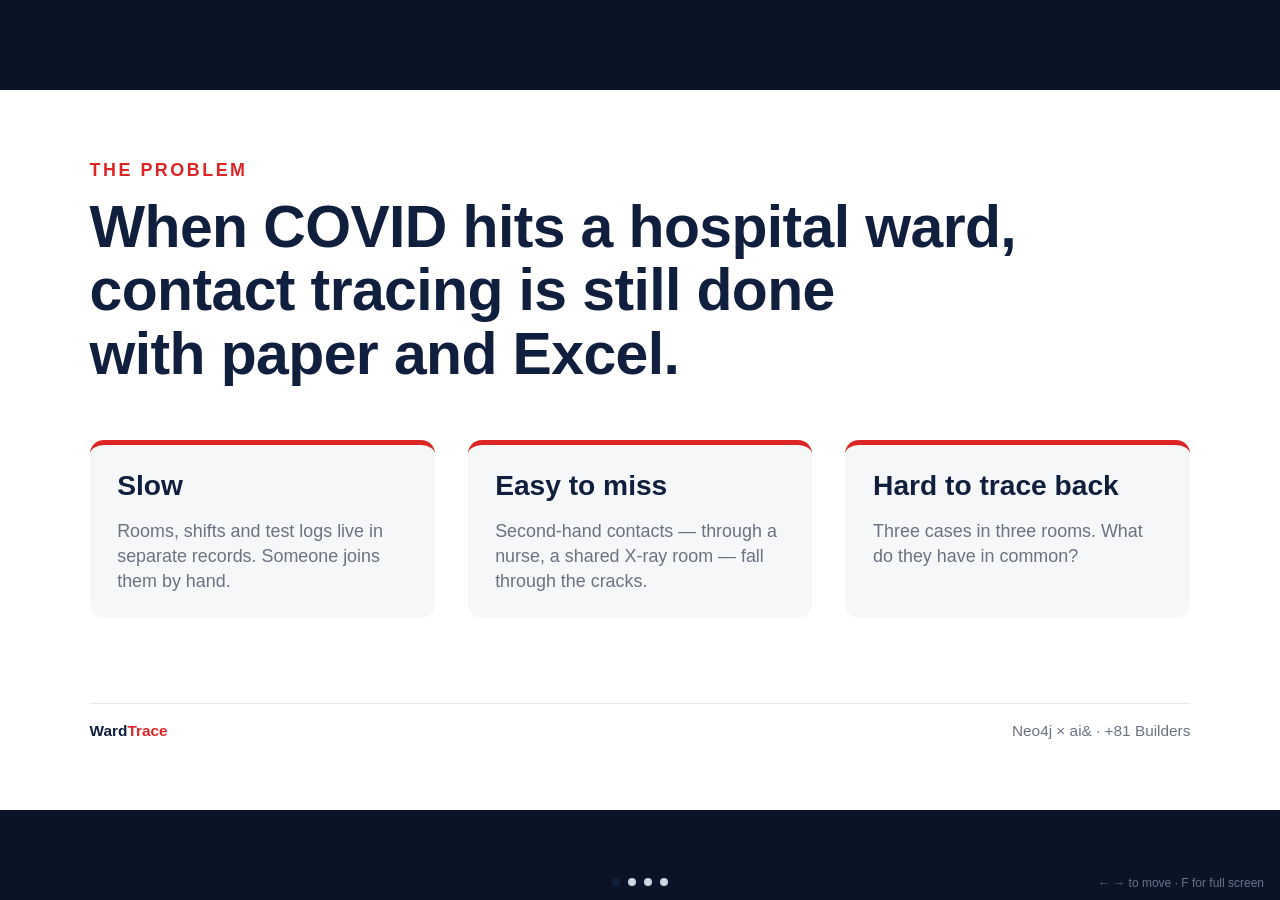
<file: frontend/slides.html>
<!doctype html>
<html lang="en">
<head>
<meta charset="utf-8">
<meta name="viewport" content="width=device-width, initial-scale=1">
<title>WardTrace — Slides</title>
<style>
  :root {
    --navy: #0f1f3d;
    --ink: #1f2937;
    --muted: #6b7280;
    --line: #e5e7eb;
    --red: #dc2626;
    --orange: #f97316;
    --yellow: #facc15;
    --soft: #f6f7f9;
    --ok: #16a34a;
  }
  * { box-sizing: border-box; margin: 0; padding: 0; }
  html, body { height: 100%; background: #0b1426; overflow: hidden;
    font-family: -apple-system, BlinkMacSystemFont, "Helvetica Neue", "Segoe UI", sans-serif; color: var(--ink); }
  .deck { position: fixed; inset: 0; display: grid; place-items: center; }
  .slide {
    position: absolute; width: min(100vw, 177.78vh); height: min(56.25vw, 100vh);
    background: #fff; padding: 5.5% 7%; display: none; flex-direction: column;
  }
  .slide.active { display: flex; }
  .kicker { font-size: clamp(12px, 1.4vw, 22px); letter-spacing: .14em; text-transform: uppercase; color: var(--red); font-weight: 700; }
  h1 { font-size: clamp(28px, 4.6vw, 76px); line-height: 1.08; color: var(--navy); margin-top: 1.2%; font-weight: 800; letter-spacing: -.01em; }
  h2 { font-size: clamp(22px, 3.2vw, 52px); color: var(--navy); margin-top: 1%; font-weight: 800; }
  .lead { font-size: clamp(14px, 1.9vw, 30px); color: var(--muted); margin-top: 2.5%; max-width: 80%; line-height: 1.4; }
  .foot { margin-top: auto; display: flex; justify-content: space-between; align-items: center;
    font-size: clamp(11px, 1.2vw, 18px); color: var(--muted); border-top: 1px solid var(--line); padding-top: 1.6%; }
  .brand { font-weight: 800; color: var(--navy); }
  .brand span { color: var(--red); }

  /* slide 1 */
  .pains { display: grid; grid-template-columns: repeat(3, 1fr); gap: 3%; margin-top: 5%; }
  .pain { background: var(--soft); border-radius: 14px; padding: 7% 8%; border-top: 5px solid var(--red); }
  .pain b { display: block; font-size: clamp(16px, 2.2vw, 36px); color: var(--navy); }
  .pain p { font-size: clamp(12px, 1.4vw, 22px); color: var(--muted); margin-top: 6%; line-height: 1.4; }

  /* slide 2 */
  table { width: 100%; border-collapse: collapse; margin-top: 3%; font-size: clamp(11px, 1.45vw, 23px); }
  th, td { padding: 1.25% 1.4%; text-align: center; border-bottom: 1px solid var(--line); }
  th:first-child, td:first-child { text-align: left; color: var(--ink); }
  thead th { color: var(--muted); font-weight: 600; font-size: .9em; }
  thead th.us { color: #fff; background: var(--navy); border-radius: 10px 10px 0 0; }
  td.us { background: #eef2ff; font-weight: 800; }
  .y { color: var(--ok); font-weight: 800; }
  .n { color: #cbd5e1; font-weight: 800; }
  .p { color: #d97706; font-weight: 800; }
  .x { color: var(--red); font-weight: 900; font-size: 1.15em; }
  .note { font-size: clamp(10px, 1.1vw, 17px); color: var(--muted); margin-top: 1.6%; }

  /* slide 3 */
  .demo { display: grid; grid-template-columns: 1.1fr 1fr; gap: 6%; margin-top: 3%; align-items: center; flex: 1; }
  .steps { list-style: none; counter-reset: s; }
  .steps li { counter-increment: s; display: flex; align-items: baseline; gap: 4%; padding: 3.2% 0; border-bottom: 1px solid var(--line);
    font-size: clamp(14px, 1.9vw, 30px); color: var(--navy); font-weight: 700; }
  .steps li::before { content: counter(s); flex: 0 0 auto; width: 1.6em; height: 1.6em; border-radius: 50%; background: var(--navy); color: #fff;
    display: grid; place-items: center; font-size: .7em; }
  .steps li small { display: block; font-weight: 400; color: var(--muted); font-size: .62em; margin-top: .3em; }
  .stat { background: var(--soft); border-radius: 18px; padding: 8%; text-align: center; }
  .stat .big { font-size: clamp(36px, 6.4vw, 108px); font-weight: 800; color: var(--navy); line-height: 1; }
  .stat .big em { font-style: normal; color: var(--red); }
  .stat p { font-size: clamp(12px, 1.4vw, 22px); color: var(--muted); margin-top: 5%; line-height: 1.4; }
  .open { display: inline-block; margin-top: 7%; background: var(--red); color: #fff; text-decoration: none; font-weight: 700;
    padding: .7em 1.4em; border-radius: 999px; font-size: clamp(13px, 1.5vw, 24px); }

  /* slide 4 */
  .next { display: grid; grid-template-columns: repeat(3, 1fr); gap: 3%; margin-top: 4%; }
  .card { border: 1px solid var(--line); border-radius: 14px; padding: 7% 8%; }
  .card b { display: block; font-size: clamp(15px, 2vw, 32px); color: var(--navy); }
  .card p { font-size: clamp(11px, 1.3vw, 21px); color: var(--muted); margin-top: 6%; line-height: 1.45; }
  .tag { display: inline-block; font-size: clamp(9px, 1vw, 15px); background: #fef2f2; color: var(--red); font-weight: 700;
    padding: .25em .7em; border-radius: 999px; margin-bottom: 6%; }
  .close { margin-top: 5%; font-size: clamp(14px, 2vw, 32px); color: var(--navy); font-weight: 700; }
  .close span { color: var(--red); }

  .dots { position: fixed; bottom: 14px; left: 50%; transform: translateX(-50%); display: flex; gap: 8px; }
  .dots i { width: 8px; height: 8px; border-radius: 50%; background: #cbd5e1; }
  .dots i.on { background: var(--navy); }
  .hint { position: fixed; right: 16px; bottom: 10px; color: #64748b; font-size: 12px; }
</style>
</head>
<body>
<div class="deck">

  <section class="slide">
    <div class="kicker">The problem</div>
    <h1>When COVID hits a hospital ward,<br>contact tracing is still done<br>with paper and Excel.</h1>
    <div class="pains">
      <div class="pain"><b>Slow</b><p>Rooms, shifts and test logs live in separate records. Someone joins them by hand.</p></div>
      <div class="pain"><b>Easy to miss</b><p>Second-hand contacts — through a nurse, a shared X-ray room — fall through the cracks.</p></div>
      <div class="pain"><b>Hard to trace back</b><p>Three cases in three rooms. What do they have in common?</p></div>
    </div>
    <div class="foot"><span class="brand">Ward<span>Trace</span></span><span>Neo4j × ai&amp; · +81 Builders</span></div>
  </section>

  <section class="slide">
    <div class="kicker">Why WardTrace</div>
    <h2>Graph accuracy + a plain-language window</h2>
    <table>
      <thead><tr><th></th><th>Paper / Excel</th><th>COCOA<br><span style="font-weight:400">(Japan's COVID app, 2020–22)</span></th><th>LLM only</th><th class="us">WardTrace</th></tr></thead>
      <tbody>
        <tr><td>Uses hospital records (rooms, care, tests)</td><td class="y">✓</td><td class="x">✗</td><td class="p">△</td><td class="us y">✓</td></tr>
        <tr><td>Multi-hop chains (A → B → C)</td><td class="p">△ by hand</td><td class="x">✗</td><td class="p">△</td><td class="us y">✓</td></tr>
        <tr><td>Time-respecting chains</td><td class="p">△ by hand</td><td class="x">✗</td><td class="x">✗</td><td class="us y">✓</td></tr>
        <tr><td>Same result every time, auditable query</td><td class="p">△</td><td class="n">—</td><td class="x">✗</td><td class="us y">✓</td></tr>
        <tr><td>Ask in plain language</td><td class="x">✗</td><td class="x">✗</td><td class="y">✓</td><td class="us y">✓</td></tr>
        <tr><td>Patient data stays in Japan</td><td class="y">✓</td><td class="y">✓</td><td class="p">△ depends</td><td class="us y">✓</td></tr>
      </tbody>
    </table>
    <p class="note">COCOA sent anonymous proximity alerts; it could not follow chains. LLM only: thousands of records → missed rows, answers vary between runs.</p>
    <div class="foot"><span class="brand">Ward<span>Trace</span></span><span>Neo4j finds the connections · ai&amp; (inference in Japan) turns questions into Cypher</span></div>
  </section>

  <section class="slide">
    <div class="kicker">Live demo</div>
    <h2>One positive test. Two minutes.</h2>
    <div class="demo">
      <ol class="steps">
        <li><div>Mark positive<small>P12 tests positive — infectious from 2 days before onset</small></div></li>
        <li><div>Trace contacts<small>1st and 2nd generation, time-respecting only</small></div></li>
        <li><div>Find source<small>Who links all three positives within the incubation window?</small></div></li>
        <li><div>Ask<small>Plain language → Cypher, shown on screen</small></div></li>
      </ol>
      <div class="stat">
        <div class="big">34 → <em>26</em></div>
        <p>2nd-generation contacts without vs. with the time-order rule.<br>8 people don't fit the time order in this trace.</p>
        <a class="open" href="/">Open WardTrace →</a>
      </div>
    </div>
    <div class="foot"><span class="brand">Ward<span>Trace</span></span><span>Fictional ward data · no real patients</span></div>
  </section>

  <section class="slide">
    <div class="kicker">What's next</div>
    <h2>From "who" to "who first"</h2>
    <div class="next">
      <div class="card"><span class="tag">Next</span><b>Review-priority score</b><p>Contact type, exposure time, PPE, aerosol procedures, timing vs. onset. Unknown = "not yet assessed", never zero.</p></div>
      <div class="card"><span class="tag">Scale</span><b>Whole hospital → across hospitals</b><p>Transfers and shared outpatient clinics connect wards and hospitals.</p></div>
      <div class="card"><span class="tag">Data</span><b>Straight from the records</b><p>Import from EHR, staff rosters and test bookings. Keep an audit trail of every query.</p></div>
    </div>
    <p class="close">Decision support only — <span>final decisions stay with the infection control team.</span></p>
    <div class="foot"><span class="brand">Ward<span>Trace</span></span><span>github.com/MyriaMontis/wardtrace</span></div>
  </section>

</div>
<div class="dots"></div>
<div class="hint">← → to move · F for full screen</div>
<script>
  const slides = [...document.querySelectorAll(".slide")];
  const dots = document.querySelector(".dots");
  slides.forEach(() => dots.appendChild(document.createElement("i")));
  let i = 0;
  try { i = Math.min(+location.hash.slice(1) || 0, slides.length - 1); } catch (e) {}
  function show(n) {
    i = Math.max(0, Math.min(n, slides.length - 1));
    slides.forEach((s, k) => s.classList.toggle("active", k === i));
    [...dots.children].forEach((d, k) => d.classList.toggle("on", k === i));
    history.replaceState(null, "", "#" + i);
  }
  document.addEventListener("keydown", (e) => {
    if (["ArrowRight", "PageDown", " "].includes(e.key)) { e.preventDefault(); show(i + 1); }
    if (["ArrowLeft", "PageUp"].includes(e.key)) { e.preventDefault(); show(i - 1); }
    if (e.key === "f" || e.key === "F") {
      if (!document.fullscreenElement) document.documentElement.requestFullscreen?.(); else document.exitFullscreen?.();
    }
  });
  document.addEventListener("click", (e) => { if (!e.target.closest("a")) show(i + 1); });
  show(i);
</script>
</body>
</html>
</file>
